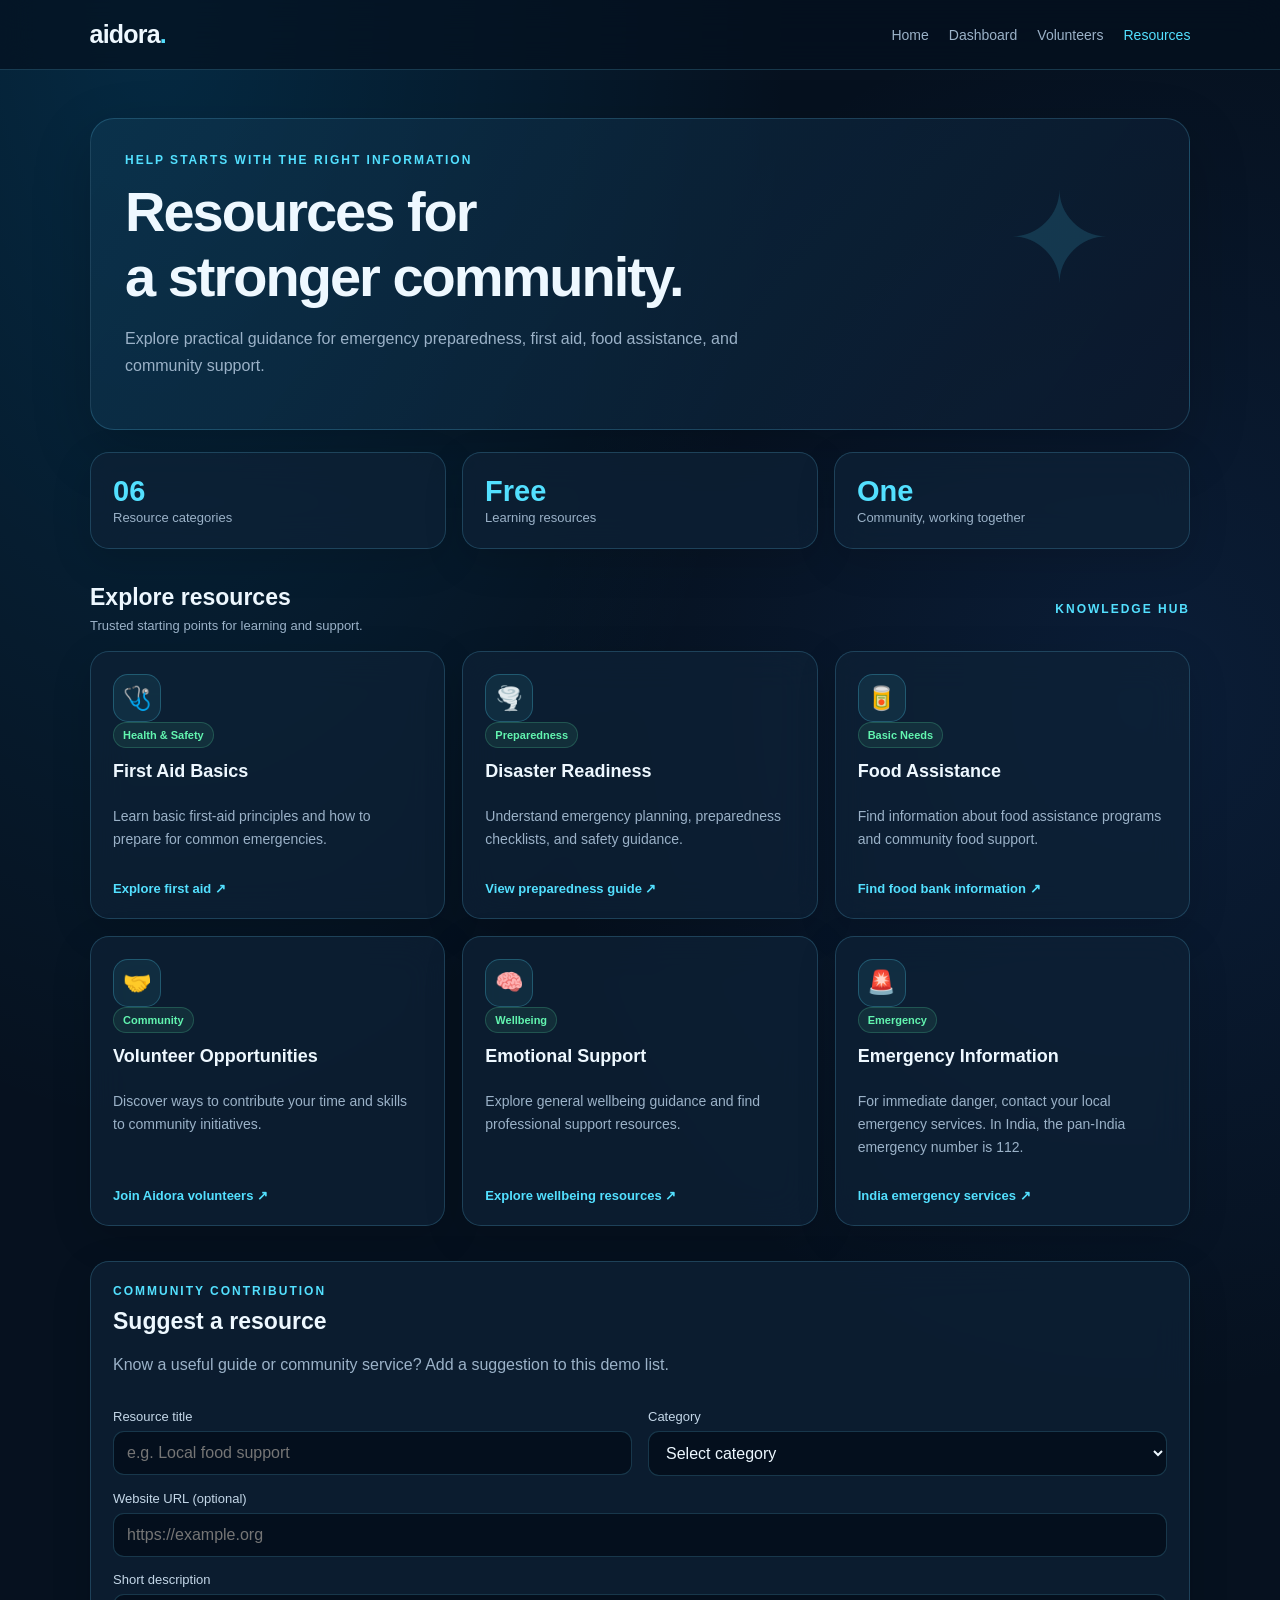
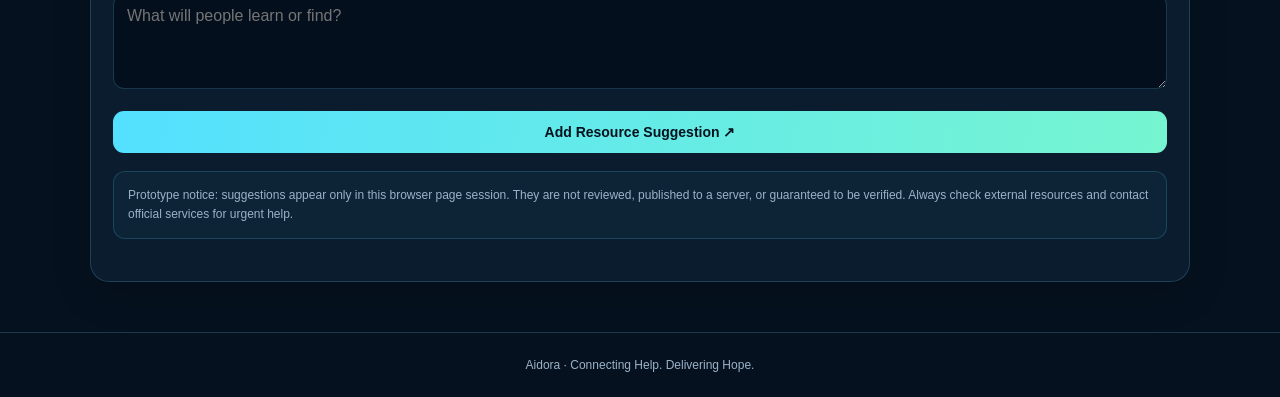
<file: resources.html>
<!DOCTYPE html>
<html lang="en">
<head>
  <meta charset="UTF-8">
  <meta name="viewport" content="width=device-width, initial-scale=1.0">
  <meta name="theme-color" content="#06111f">
  <title>Aidora | Resources</title>
  <style>
    :root {
      --bg: #06111f;
      --panel: rgba(15, 34, 55, .72);
      --border: rgba(105, 214, 255, .2);
      --cyan: #53e0ff;
      --text: #eef8ff;
      --muted: #9bb2c8;
      --green: #62f5b0;
    }

    * { box-sizing: border-box; }

    body {
      margin: 0;
      min-height: 100vh;
      font-family: Inter, Arial, sans-serif;
      color: var(--text);
      background:
        radial-gradient(ellipse at 12% 0%, rgba(0, 174, 255, .16), transparent 40%),
        radial-gradient(ellipse at 90% 35%, rgba(35, 93, 180, .16), transparent 38%),
        var(--bg);
    }

    a { color: inherit; text-decoration: none; }

    header {
      display: flex;
      justify-content: space-between;
      align-items: center;
      flex-wrap: wrap;
      gap: 18px;
      padding: 20px 7%;
      border-bottom: 1px solid var(--border);
      background: rgba(5, 16, 30, .7);
      backdrop-filter: blur(18px);
    }

    .logo { font-size: 25px; font-weight: 800; letter-spacing: -.8px; }
    .logo span { color: var(--cyan); }
    nav { display: flex; flex-wrap: wrap; gap: 20px; }
    nav a { color: var(--muted); font-size: 14px; }
    nav a:hover, nav a.active { color: var(--cyan); }

    main { width: min(1100px, 90%); margin: 48px auto; }

    .eyebrow {
      color: var(--cyan);
      font-size: 12px;
      font-weight: 800;
      letter-spacing: 2px;
      text-transform: uppercase;
    }

    h1 {
      margin: 12px 0;
      font-size: clamp(35px, 6vw, 56px);
      letter-spacing: -2px;
    }

    .intro { max-width: 670px; color: var(--muted); line-height: 1.7; }

    .hero {
      position: relative;
      overflow: hidden;
      padding: 34px;
      border: 1px solid var(--border);
      border-radius: 24px;
      background: linear-gradient(125deg, rgba(13, 54, 80, .7), rgba(12, 25, 45, .75));
      box-shadow: 0 20px 60px rgba(0, 0, 0, .2);
    }

    .hero::after {
      content: "✦";
      position: absolute;
      right: 7%;
      top: 15%;
      color: rgba(83, 224, 255, .15);
      font-size: 125px;
      pointer-events: none;
    }

    .hero-content { position: relative; z-index: 1; }

    .stats {
      display: grid;
      grid-template-columns: repeat(3, 1fr);
      gap: 16px;
      margin: 22px 0 35px;
    }

    .stat, .card, .request-panel {
      background: var(--panel);
      border: 1px solid var(--border);
      border-radius: 19px;
      padding: 22px;
      backdrop-filter: blur(18px);
      box-shadow: 0 12px 40px rgba(0, 0, 0, .14);
    }

    .stat strong { display: block; color: var(--cyan); font-size: 29px; }
    .stat span { color: var(--muted); font-size: 13px; }

    .section-head {
      display: flex;
      justify-content: space-between;
      align-items: center;
      flex-wrap: wrap;
      gap: 12px;
      margin: 34px 0 18px;
    }

    h2 { font-size: 23px; margin: 0; }
    h3 { font-size: 18px; margin: 13px 0 9px; }
    .section-desc { color: var(--muted); font-size: 13px; margin-top: 7px; }

    .resource-grid {
      display: grid;
      grid-template-columns: repeat(3, 1fr);
      gap: 17px;
    }

    .card {
      display: flex;
      flex-direction: column;
      align-items: flex-start;
      transition: transform .2s, border-color .2s, box-shadow .2s;
    }

    .card:hover {
      transform: translateY(-4px);
      border-color: rgba(83, 224, 255, .55);
      box-shadow: 0 15px 40px rgba(0, 174, 255, .09);
    }

    .resource-icon {
      width: 48px;
      height: 48px;
      display: grid;
      place-items: center;
      border: 1px solid rgba(83, 224, 255, .25);
      background: rgba(83, 224, 255, .08);
      border-radius: 15px;
      font-size: 23px;
    }

    .card p { color: var(--muted); font-size: 14px; line-height: 1.65; flex-grow: 1; }

    .tag {
      padding: 6px 9px;
      border-radius: 20px;
      background: rgba(98, 245, 176, .08);
      border: 1px solid rgba(98, 245, 176, .2);
      color: var(--green);
      font-size: 11px;
      font-weight: 700;
    }

    .resource-link {
      display: inline-block;
      margin-top: 15px;
      color: var(--cyan);
      font-size: 13px;
      font-weight: 700;
    }

    .resource-link:hover { text-decoration: underline; }

    .request-panel { margin-top: 35px; }

    .form-grid {
      display: grid;
      grid-template-columns: 1fr 1fr;
      gap: 0 16px;
    }

    label { display: block; margin: 15px 0 7px; color: #c4d7e8; font-size: 13px; }

    input, select, textarea {
      width: 100%;
      padding: 12px 13px;
      border-radius: 11px;
      border: 1px solid var(--border);
      background: rgba(3, 14, 27, .8);
      color: var(--text);
      font: inherit;
      outline: none;
    }

    input:focus, select:focus, textarea:focus {
      border-color: var(--cyan);
      box-shadow: 0 0 0 3px rgba(83, 224, 255, .1);
    }

    select option { background: #0b1b2b; }
    textarea { resize: vertical; min-height: 95px; }
    .full { grid-column: 1 / -1; }

    button {
      width: 100%;
      margin-top: 18px;
      padding: 13px;
      border: 0;
      border-radius: 11px;
      color: #03121d;
      background: linear-gradient(100deg, #53e0ff, #76f5d0);
      font-size: 14px;
      font-weight: 800;
      cursor: pointer;
      transition: transform .2s, filter .2s;
    }

    button:hover { transform: translateY(-2px); filter: brightness(1.08); }

    .notice {
      padding: 14px;
      margin-top: 18px;
      border: 1px solid rgba(83, 224, 255, .18);
      border-radius: 12px;
      color: var(--muted);
      background: rgba(83, 224, 255, .04);
      font-size: 12px;
      line-height: 1.6;
    }

    #requestMessage { color: var(--green); margin-top: 14px; font-size: 13px; }

    #requestList { margin-top: 20px; }
    .request-item { border-top: 1px solid var(--border); padding: 15px 0; }
    .request-item strong { display: block; margin-bottom: 6px; }
    .request-item p { color: var(--muted); margin: 0; font-size: 13px; line-height: 1.6; }

    footer {
      padding: 25px;
      margin-top: 50px;
      text-align: center;
      color: var(--muted);
      border-top: 1px solid var(--border);
      font-size: 12px;
    }

    @media (max-width: 800px) {
      .resource-grid { grid-template-columns: repeat(2, 1fr); }
    }

    @media (max-width: 560px) {
      header { padding: 18px 5%; }
      main { margin-top: 30px; }
      .stats, .resource-grid, .form-grid { grid-template-columns: 1fr; }
      .hero { padding: 25px; }
      .full { grid-column: auto; }
    }
  </style>
</head>
<body>
  <header>
    <a class="logo" href="index.html">aidora<span>.</span></a>
    <nav>
      <a href="index.html">Home</a>
      <a href="dashboard.html">Dashboard</a>
      <a href="volunteers.html">Volunteers</a>
      <a class="active" href="resources.html">Resources</a>
    </nav>
  </header>

  <main>
    <section class="hero">
      <div class="hero-content">
        <div class="eyebrow">Help starts with the right information</div>
        <h1>Resources for<br>a stronger community.</h1>
        <p class="intro">
          Explore practical guidance for emergency preparedness, first aid,
          food assistance, and community support.
        </p>
      </div>
    </section>

    <section class="stats">
      <div class="stat">
        <strong>06</strong>
        <span>Resource categories</span>
      </div>
      <div class="stat">
        <strong>Free</strong>
        <span>Learning resources</span>
      </div>
      <div class="stat">
        <strong>One</strong>
        <span>Community, working together</span>
      </div>
    </section>

    <div class="section-head">
      <div>
        <h2>Explore resources</h2>
        <div class="section-desc">Trusted starting points for learning and support.</div>
      </div>
      <span class="eyebrow">Knowledge hub</span>
    </div>

    <section class="resource-grid">
      <article class="card">
        <div class="resource-icon">🩺</div>
        <span class="tag">Health & Safety</span>
        <h3>First Aid Basics</h3>
        <p>Learn basic first-aid principles and how to prepare for common emergencies.</p>
        <a class="resource-link" href="https://www.redcross.org/take-a-class/first-aid" target="_blank" rel="noopener noreferrer">Explore first aid ↗</a>
      </article>

      <article class="card">
        <div class="resource-icon">🌪️</div>
        <span class="tag">Preparedness</span>
        <h3>Disaster Readiness</h3>
        <p>Understand emergency planning, preparedness checklists, and safety guidance.</p>
        <a class="resource-link" href="https://www.ready.gov/" target="_blank" rel="noopener noreferrer">View preparedness guide ↗</a>
      </article>

      <article class="card">
        <div class="resource-icon">🥫</div>
        <span class="tag">Basic Needs</span>
        <h3>Food Assistance</h3>
        <p>Find information about food assistance programs and community food support.</p>
        <a class="resource-link" href="https://www.feedingamerica.org/find-your-local-foodbank" target="_blank" rel="noopener noreferrer">Find food bank information ↗</a>
      </article>

      <article class="card">
        <div class="resource-icon">🤝</div>
        <span class="tag">Community</span>
        <h3>Volunteer Opportunities</h3>
        <p>Discover ways to contribute your time and skills to community initiatives.</p>
        <a class="resource-link" href="volunteers.html">Join Aidora volunteers ↗</a>
      </article>

      <article class="card">
        <div class="resource-icon">🧠</div>
        <span class="tag">Wellbeing</span>
        <h3>Emotional Support</h3>
        <p>Explore general wellbeing guidance and find professional support resources.</p>
        <a class="resource-link" href="https://www.who.int/health-topics/mental-health" target="_blank" rel="noopener noreferrer">Explore wellbeing resources ↗</a>
      </article>

      <article class="card">
        <div class="resource-icon">🚨</div>
        <span class="tag">Emergency</span>
        <h3>Emergency Information</h3>
        <p>For immediate danger, contact your local emergency services. In India, the pan-India emergency number is 112.</p>
        <a class="resource-link" href="https://112.gov.in/" target="_blank" rel="noopener noreferrer">India emergency services ↗</a>
      </article>
    </section>

    <section class="request-panel">
      <div class="eyebrow">Community contribution</div>
      <h2 style="margin-top:10px">Suggest a resource</h2>
      <p class="intro">Know a useful guide or community service? Add a suggestion to this demo list.</p>

      <form id="resourceForm">
        <div class="form-grid">
          <div>
            <label for="resourceTitle">Resource title</label>
            <input id="resourceTitle" name="title" maxlength="100" required placeholder="e.g. Local food support">
          </div>
          <div>
            <label for="resourceCategory">Category</label>
            <select id="resourceCategory" name="category" required>
              <option value="">Select category</option>
              <option>Health & Safety</option>
              <option>Preparedness</option>
              <option>Food Assistance</option>
              <option>Volunteer Opportunities</option>
              <option>Wellbeing</option>
              <option>Other</option>
            </select>
          </div>
          <div class="full">
            <label for="resourceUrl">Website URL (optional)</label>
            <input id="resourceUrl" name="url" type="url" maxlength="500" placeholder="https://example.org">
          </div>
          <div class="full">
            <label for="resourceDescription">Short description</label>
            <textarea id="resourceDescription" name="description" maxlength="300" required placeholder="What will people learn or find?"></textarea>
          </div>
        </div>
        <button type="submit">Add Resource Suggestion ↗</button>
        <p id="requestMessage" role="status"></p>
      </form>

      <div class="notice">
        Prototype notice: suggestions appear only in this browser page session. They are not reviewed, published to a server, or guaranteed to be verified. Always check external resources and contact official services for urgent help.
      </div>

      <div id="requestList" aria-live="polite"></div>
    </section>
  </main>

  <footer>Aidora · Connecting Help. Delivering Hope.</footer>

  <script>
    const suggestions = [];
    const form = document.getElementById("resourceForm");
    const message = document.getElementById("requestMessage");
    const list = document.getElementById("requestList");

    function renderSuggestions() {
      list.replaceChildren();

      suggestions.forEach((item) => {
        const article = document.createElement("article");
        article.className = "request-item";

        const title = document.createElement("strong");
        title.textContent = item.title + " · " + item.category;

        const description = document.createElement("p");
        description.textContent = item.description;

        article.append(title, description);

        if (item.url) {
          const link = document.createElement("a");
          link.className = "resource-link";
          link.href = item.url;
          link.target = "_blank";
          link.rel = "noopener noreferrer";
          link.textContent = "Open suggested resource ↗";
          article.appendChild(link);
        }

        list.appendChild(article);
      });
    }

    form.addEventListener("submit", function(event) {
      event.preventDefault();

      const data = new FormData(form);
      const title = String(data.get("title") || "").trim();
      const category = String(data.get("category") || "");
      const url = String(data.get("url") || "").trim();
      const description = String(data.get("description") || "").trim();

      if (!title || !category || !description) {
        message.textContent = "Please complete the required fields.";
        return;
      }

      if (url) {
        try {
          const parsed = new URL(url);
          if (parsed.protocol !== "https:" && parsed.protocol !== "http:") {
            message.textContent = "Please enter a valid HTTP or HTTPS website URL.";
            return;
          }
        } catch {
          message.textContent = "Please enter a valid website URL.";
          return;
        }
      }

      suggestions.unshift({ title, category, url, description });
      renderSuggestions();
      form.reset();
      message.textContent = "Suggestion added to this demo page session.";
    });
  </script>
</body>
</html>
</file>
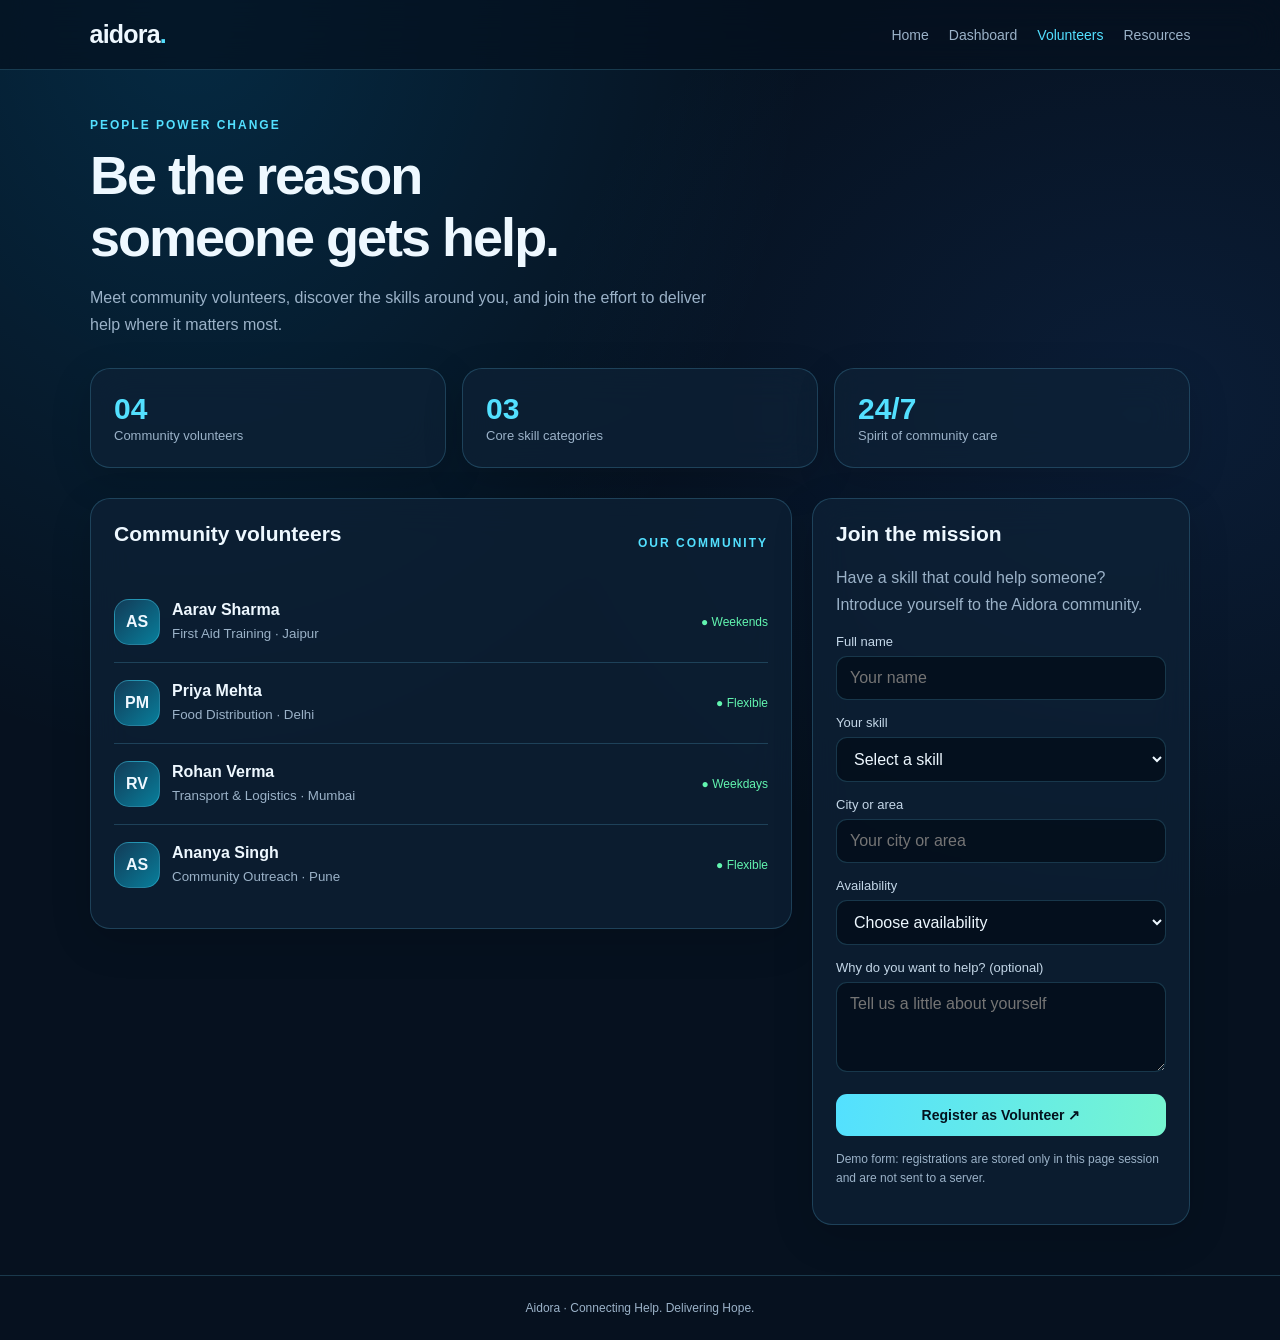
<file: volunteers.html>
<!DOCTYPE html>
<html lang="en">
<head>
  <meta charset="UTF-8">
  <meta name="viewport" content="width=device-width, initial-scale=1.0">
  <title>Aidora | Volunteers</title>
  <style>
    :root {
      --bg: #06111f;
      --panel: rgba(15, 34, 55, .72);
      --border: rgba(105, 214, 255, .2);
      --cyan: #53e0ff;
      --text: #eef8ff;
      --muted: #9bb2c8;
      --green: #62f5b0;
    }

    * { box-sizing: border-box; }

    body {
      margin: 0;
      min-height: 100vh;
      font-family: Inter, Arial, sans-serif;
      color: var(--text);
      background:
        radial-gradient(ellipse at 15% 0%, rgba(0, 174, 255, .16), transparent 40%),
        radial-gradient(ellipse at 90% 30%, rgba(35, 93, 180, .16), transparent 38%),
        var(--bg);
    }

    a { color: inherit; text-decoration: none; }

    header {
      display: flex;
      justify-content: space-between;
      align-items: center;
      flex-wrap: wrap;
      gap: 18px;
      padding: 20px 7%;
      border-bottom: 1px solid var(--border);
      background: rgba(5, 16, 30, .7);
      backdrop-filter: blur(18px);
    }

    .logo {
      font-size: 25px;
      font-weight: 800;
      letter-spacing: -.8px;
    }

    .logo span { color: var(--cyan); }

    nav { display: flex; flex-wrap: wrap; gap: 20px; }
    nav a { color: var(--muted); font-size: 14px; }
    nav a:hover, nav a.active { color: var(--cyan); }

    main { width: min(1100px, 90%); margin: 48px auto; }

    .eyebrow {
      color: var(--cyan);
      font-size: 12px;
      font-weight: 800;
      letter-spacing: 2px;
      text-transform: uppercase;
    }

    h1 {
      margin: 12px 0;
      font-size: clamp(34px, 6vw, 54px);
      letter-spacing: -2px;
    }

    .intro {
      max-width: 650px;
      color: var(--muted);
      line-height: 1.7;
    }

    .stats {
      display: grid;
      grid-template-columns: repeat(3, 1fr);
      gap: 16px;
      margin: 30px 0;
    }

    .panel, .stat {
      background: var(--panel);
      border: 1px solid var(--border);
      border-radius: 20px;
      padding: 23px;
      backdrop-filter: blur(18px);
      box-shadow: 0 12px 40px rgba(0, 0, 0, .15);
    }

    .stat strong {
      display: block;
      font-size: 30px;
      color: var(--cyan);
    }

    .stat span { color: var(--muted); font-size: 13px; }

    .layout {
      display: grid;
      grid-template-columns: 1.3fr .7fr;
      gap: 20px;
      align-items: start;
    }

    h2 { margin-top: 0; font-size: 21px; }

    .section-head {
      display: flex;
      align-items: center;
      justify-content: space-between;
      gap: 12px;
      flex-wrap: wrap;
      margin-bottom: 18px;
    }

    .volunteer {
      padding: 17px 0;
      border-top: 1px solid var(--border);
      display: flex;
      justify-content: space-between;
      align-items: center;
      gap: 14px;
    }

    .volunteer:first-of-type { border-top: 0; }

    .person {
      display: flex;
      align-items: center;
      gap: 12px;
      min-width: 0;
    }

    .avatar {
      width: 46px;
      height: 46px;
      display: grid;
      place-items: center;
      flex-shrink: 0;
      border-radius: 15px;
      background: linear-gradient(135deg, #123b57, #087e9b);
      border: 1px solid rgba(83, 224, 255, .35);
      font-weight: 800;
    }

    .person strong { display: block; margin-bottom: 5px; }
    .person small { color: var(--muted); }

    .status {
      color: var(--green);
      font-size: 12px;
      white-space: nowrap;
    }

    label {
      display: block;
      margin: 15px 0 7px;
      color: #c4d7e8;
      font-size: 13px;
    }

    input, select, textarea {
      width: 100%;
      padding: 12px 13px;
      border-radius: 11px;
      border: 1px solid var(--border);
      background: rgba(3, 14, 27, .8);
      color: var(--text);
      font: inherit;
      outline: none;
    }

    input:focus, select:focus, textarea:focus {
      border-color: var(--cyan);
      box-shadow: 0 0 0 3px rgba(83, 224, 255, .1);
    }

    select option { background: #0b1b2b; }
    textarea { resize: vertical; min-height: 90px; }

    button {
      width: 100%;
      margin-top: 18px;
      padding: 13px;
      border: 0;
      border-radius: 11px;
      color: #03121d;
      background: linear-gradient(100deg, #53e0ff, #76f5d0);
      font-size: 14px;
      font-weight: 800;
      cursor: pointer;
      transition: transform .2s, filter .2s;
    }

    button:hover { transform: translateY(-2px); filter: brightness(1.08); }

    .note {
      margin-top: 14px;
      color: var(--muted);
      font-size: 12px;
      line-height: 1.6;
    }

    .empty {
      color: var(--muted);
      padding: 20px 0;
      line-height: 1.6;
    }

    footer {
      padding: 25px;
      margin-top: 50px;
      text-align: center;
      color: var(--muted);
      border-top: 1px solid var(--border);
      font-size: 12px;
    }

    @media (max-width: 760px) {
      .layout { grid-template-columns: 1fr; }
      .stats { grid-template-columns: 1fr; }
      header { padding: 18px 5%; }
      main { margin-top: 32px; }
    }
  </style>
</head>
<body>
  <header>
    <a class="logo" href="index.html">aidora<span>.</span></a>
    <nav>
      <a href="index.html">Home</a>
      <a href="dashboard.html">Dashboard</a>
      <a class="active" href="volunteers.html">Volunteers</a>
      <a href="resources.html">Resources</a>
    </nav>
  </header>

  <main>
    <div class="eyebrow">People power change</div>
    <h1>Be the reason<br>someone gets help.</h1>
    <p class="intro">
      Meet community volunteers, discover the skills around you, and join
      the effort to deliver help where it matters most.
    </p>

    <section class="stats">
      <div class="stat">
        <strong id="volunteerCount">04</strong>
        <span>Community volunteers</span>
      </div>
      <div class="stat">
        <strong>03</strong>
        <span>Core skill categories</span>
      </div>
      <div class="stat">
        <strong>24/7</strong>
        <span>Spirit of community care</span>
      </div>
    </section>

    <section class="layout">
      <div class="panel">
        <div class="section-head">
          <h2>Community volunteers</h2>
          <span class="eyebrow">Our community</span>
        </div>
        <div id="volunteerList"></div>
      </div>

      <div class="panel">
        <h2>Join the mission</h2>
        <p class="intro">Have a skill that could help someone? Introduce yourself to the Aidora community.</p>

        <form id="volunteerForm">
          <label for="name">Full name</label>
          <input id="name" name="name" maxlength="70" required placeholder="Your name">

          <label for="skill">Your skill</label>
          <select id="skill" name="skill" required>
            <option value="">Select a skill</option>
            <option>First Aid Training</option>
            <option>Food Distribution</option>
            <option>Medical Support</option>
            <option>Transport & Logistics</option>
            <option>Community Outreach</option>
            <option>Fundraising</option>
            <option>Other</option>
          </select>

          <label for="location">City or area</label>
          <input id="location" name="location" maxlength="100" required placeholder="Your city or area">

          <label for="availability">Availability</label>
          <select id="availability" name="availability" required>
            <option value="">Choose availability</option>
            <option>Weekdays</option>
            <option>Weekends</option>
            <option>Flexible</option>
          </select>

          <label for="message">Why do you want to help? (optional)</label>
          <textarea id="message" name="message" maxlength="300" placeholder="Tell us a little about yourself"></textarea>

          <button type="submit">Register as Volunteer ↗</button>
          <p class="note" id="formMessage" role="status">
            Demo form: registrations are stored only in this page session and are not sent to a server.
          </p>
        </form>
      </div>
    </section>
  </main>

  <footer>Aidora · Connecting Help. Delivering Hope.</footer>

  <script>
    const volunteers = [
      { name: "Aarav Sharma", skill: "First Aid Training", location: "Jaipur", availability: "Weekends" },
      { name: "Priya Mehta", skill: "Food Distribution", location: "Delhi", availability: "Flexible" },
      { name: "Rohan Verma", skill: "Transport & Logistics", location: "Mumbai", availability: "Weekdays" },
      { name: "Ananya Singh", skill: "Community Outreach", location: "Pune", availability: "Flexible" }
    ];

    const list = document.getElementById("volunteerList");
    const count = document.getElementById("volunteerCount");
    const form = document.getElementById("volunteerForm");
    const message = document.getElementById("formMessage");

    function renderVolunteers() {
      list.replaceChildren();
      count.textContent = String(volunteers.length).padStart(2, "0");

      if (volunteers.length === 0) {
        const empty = document.createElement("p");
        empty.className = "empty";
        empty.textContent = "No volunteers listed yet. Be the first to join!";
        list.appendChild(empty);
        return;
      }

      volunteers.forEach((volunteer) => {
        const row = document.createElement("div");
        row.className = "volunteer";

        const person = document.createElement("div");
        person.className = "person";

        const avatar = document.createElement("div");
        avatar.className = "avatar";
        avatar.textContent = volunteer.name.trim().split(/\s+/).slice(0, 2).map(part => part[0]).join("").toUpperCase();

        const details = document.createElement("div");
        const name = document.createElement("strong");
        name.textContent = volunteer.name;

        const info = document.createElement("small");
        info.textContent = volunteer.skill + " · " + volunteer.location;

        details.append(name, info);
        person.append(avatar, details);

        const status = document.createElement("span");
        status.className = "status";
        status.textContent = "● " + volunteer.availability;

        row.append(person, status);
        list.appendChild(row);
      });
    }

    form.addEventListener("submit", function(event) {
      event.preventDefault();

      const data = new FormData(form);
      const name = String(data.get("name") || "").trim();
      const skill = String(data.get("skill") || "");
      const location = String(data.get("location") || "").trim();
      const availability = String(data.get("availability") || "");

      if (!name || !skill || !location || !availability) {
        message.textContent = "Please complete all required fields.";
        return;
      }

      volunteers.unshift({ name, skill, location, availability });
      renderVolunteers();
      form.reset();
      message.textContent = "You're added to this demo list! This registration is not sent to a server.";
    });

    renderVolunteers();
  </script>
</body>
</html>
</file>
